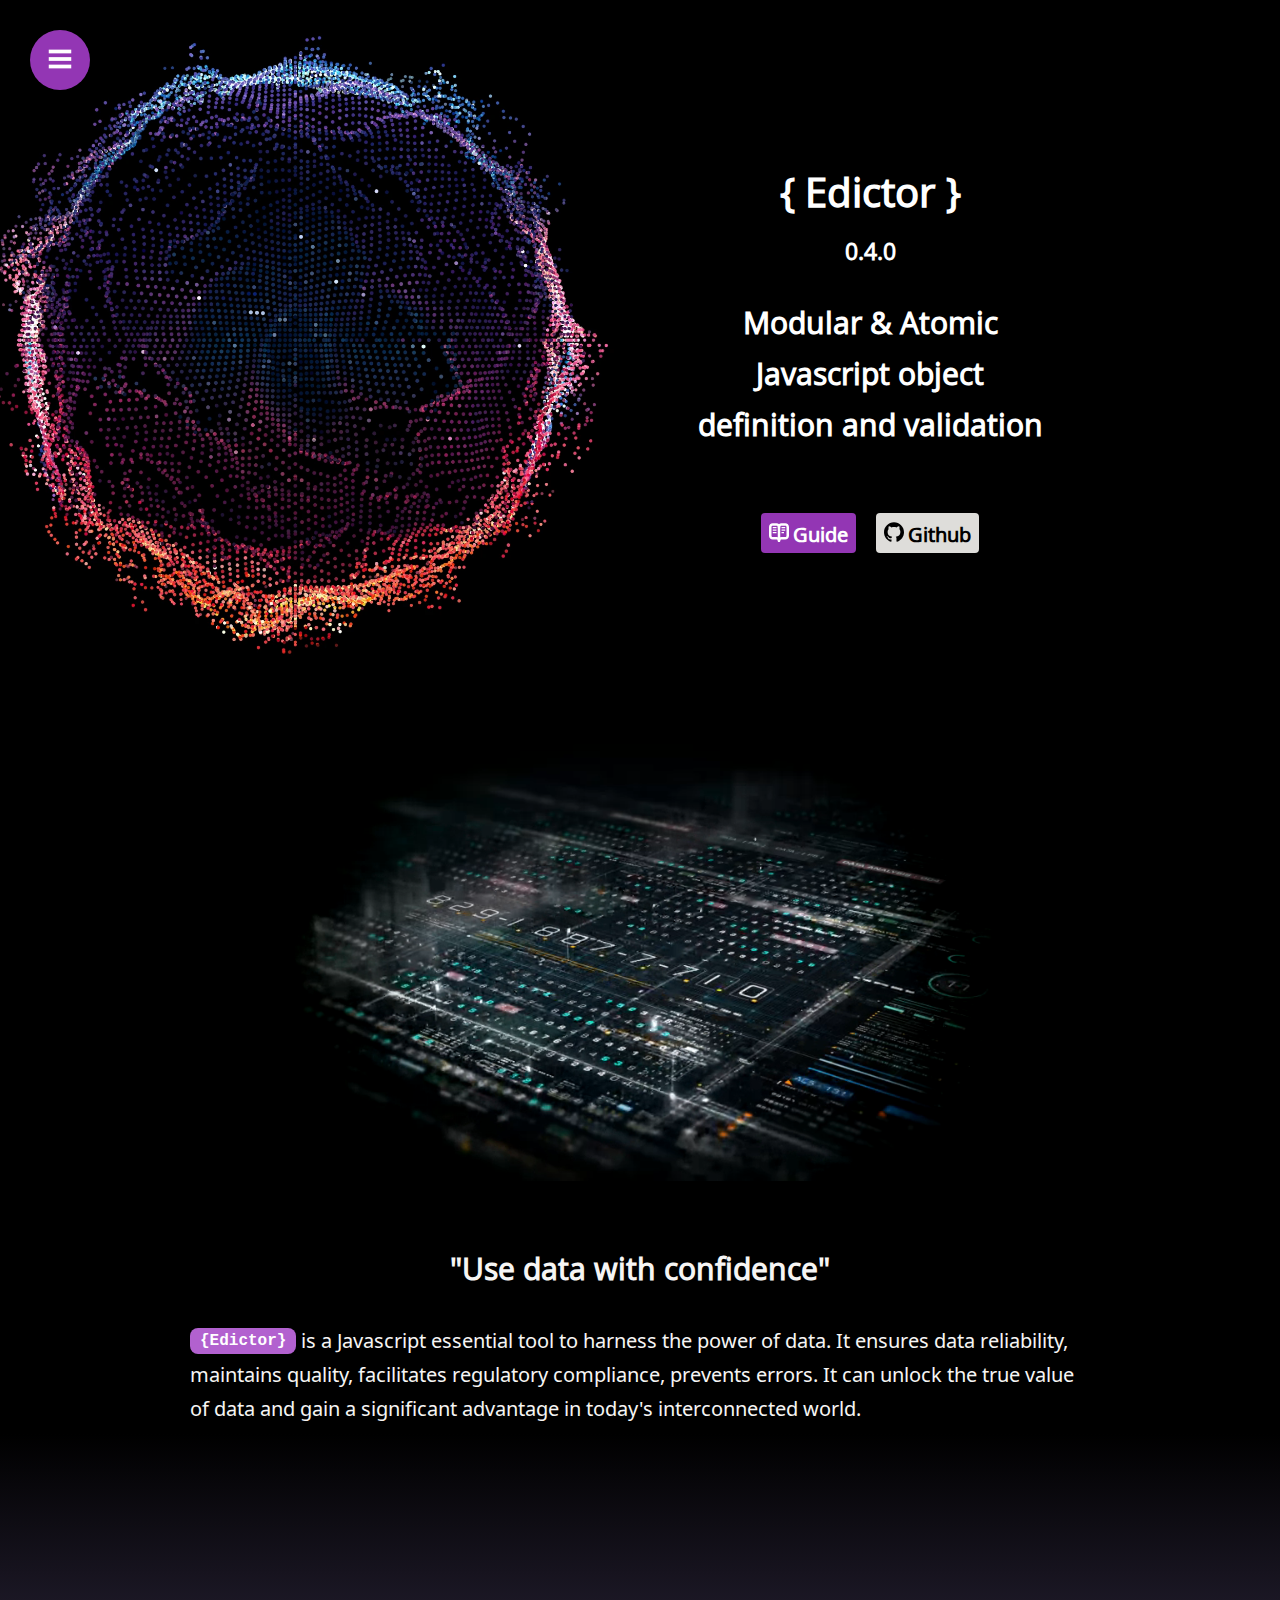
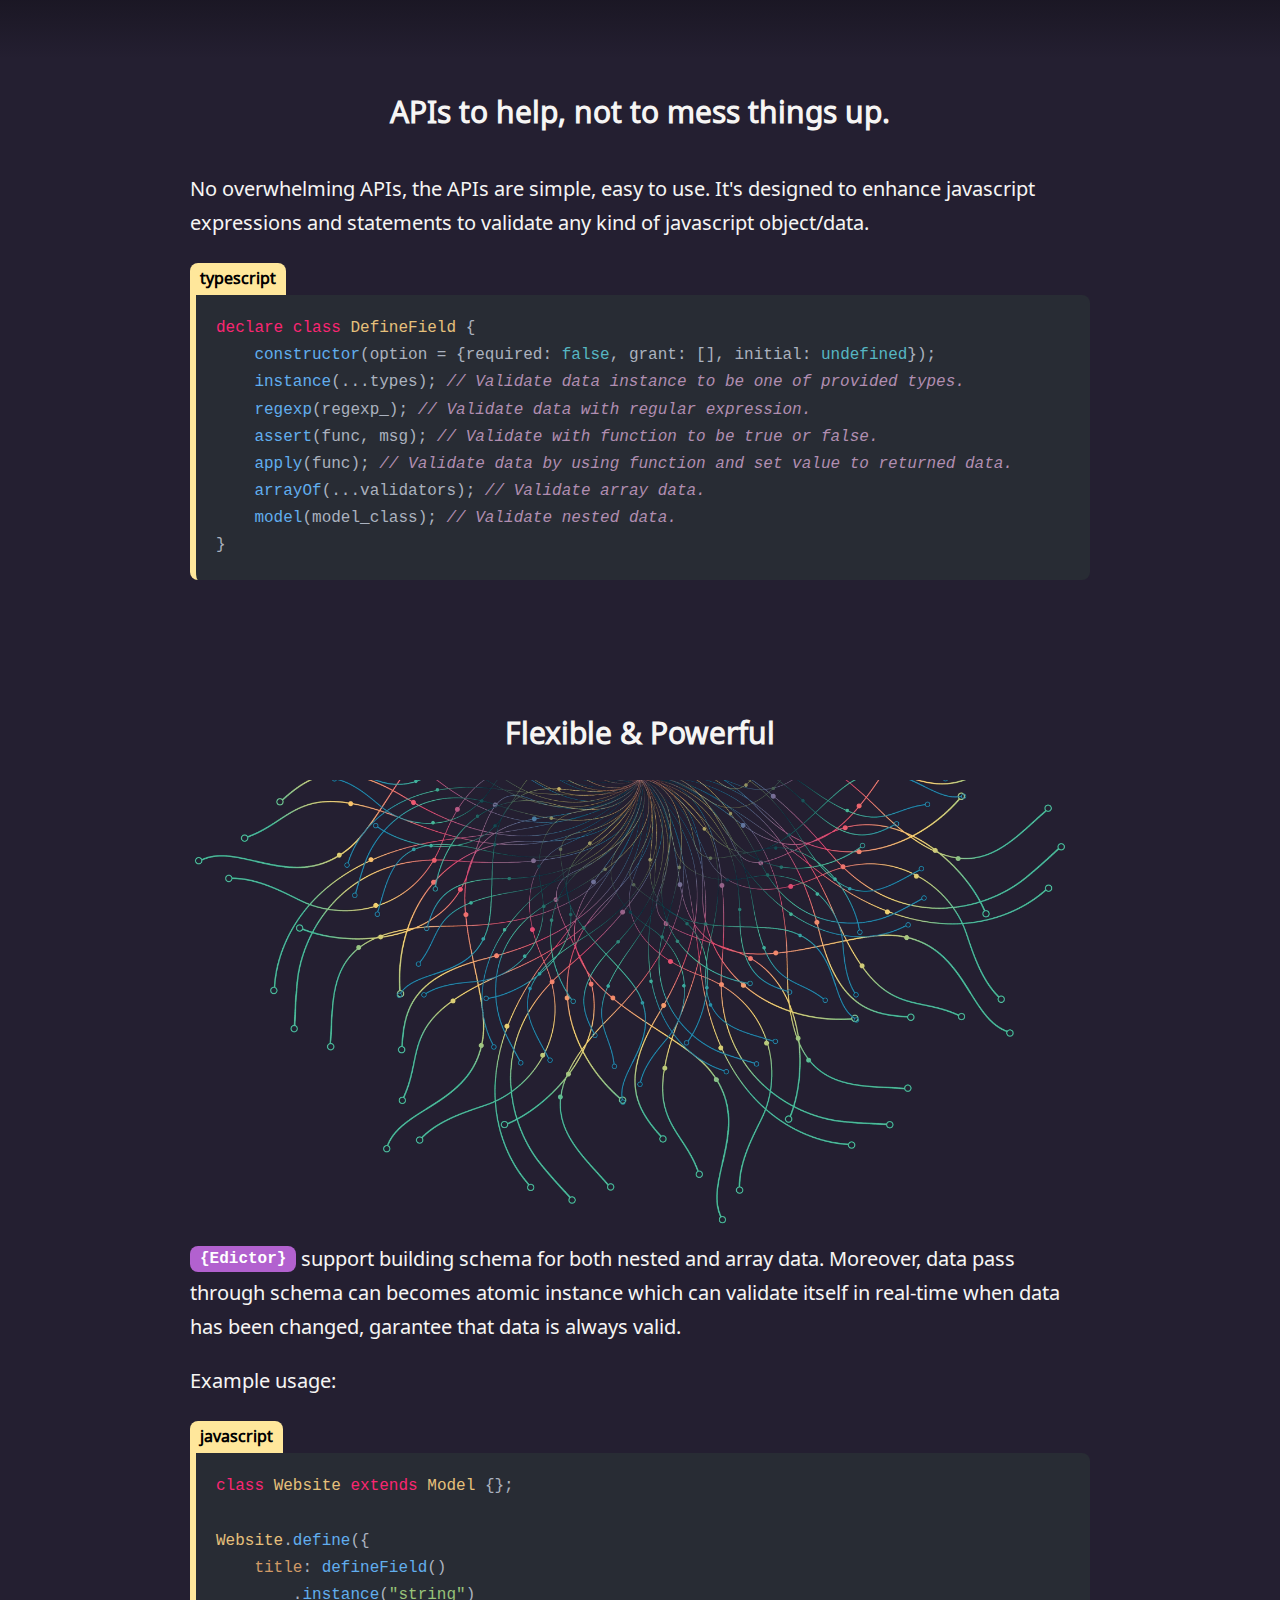
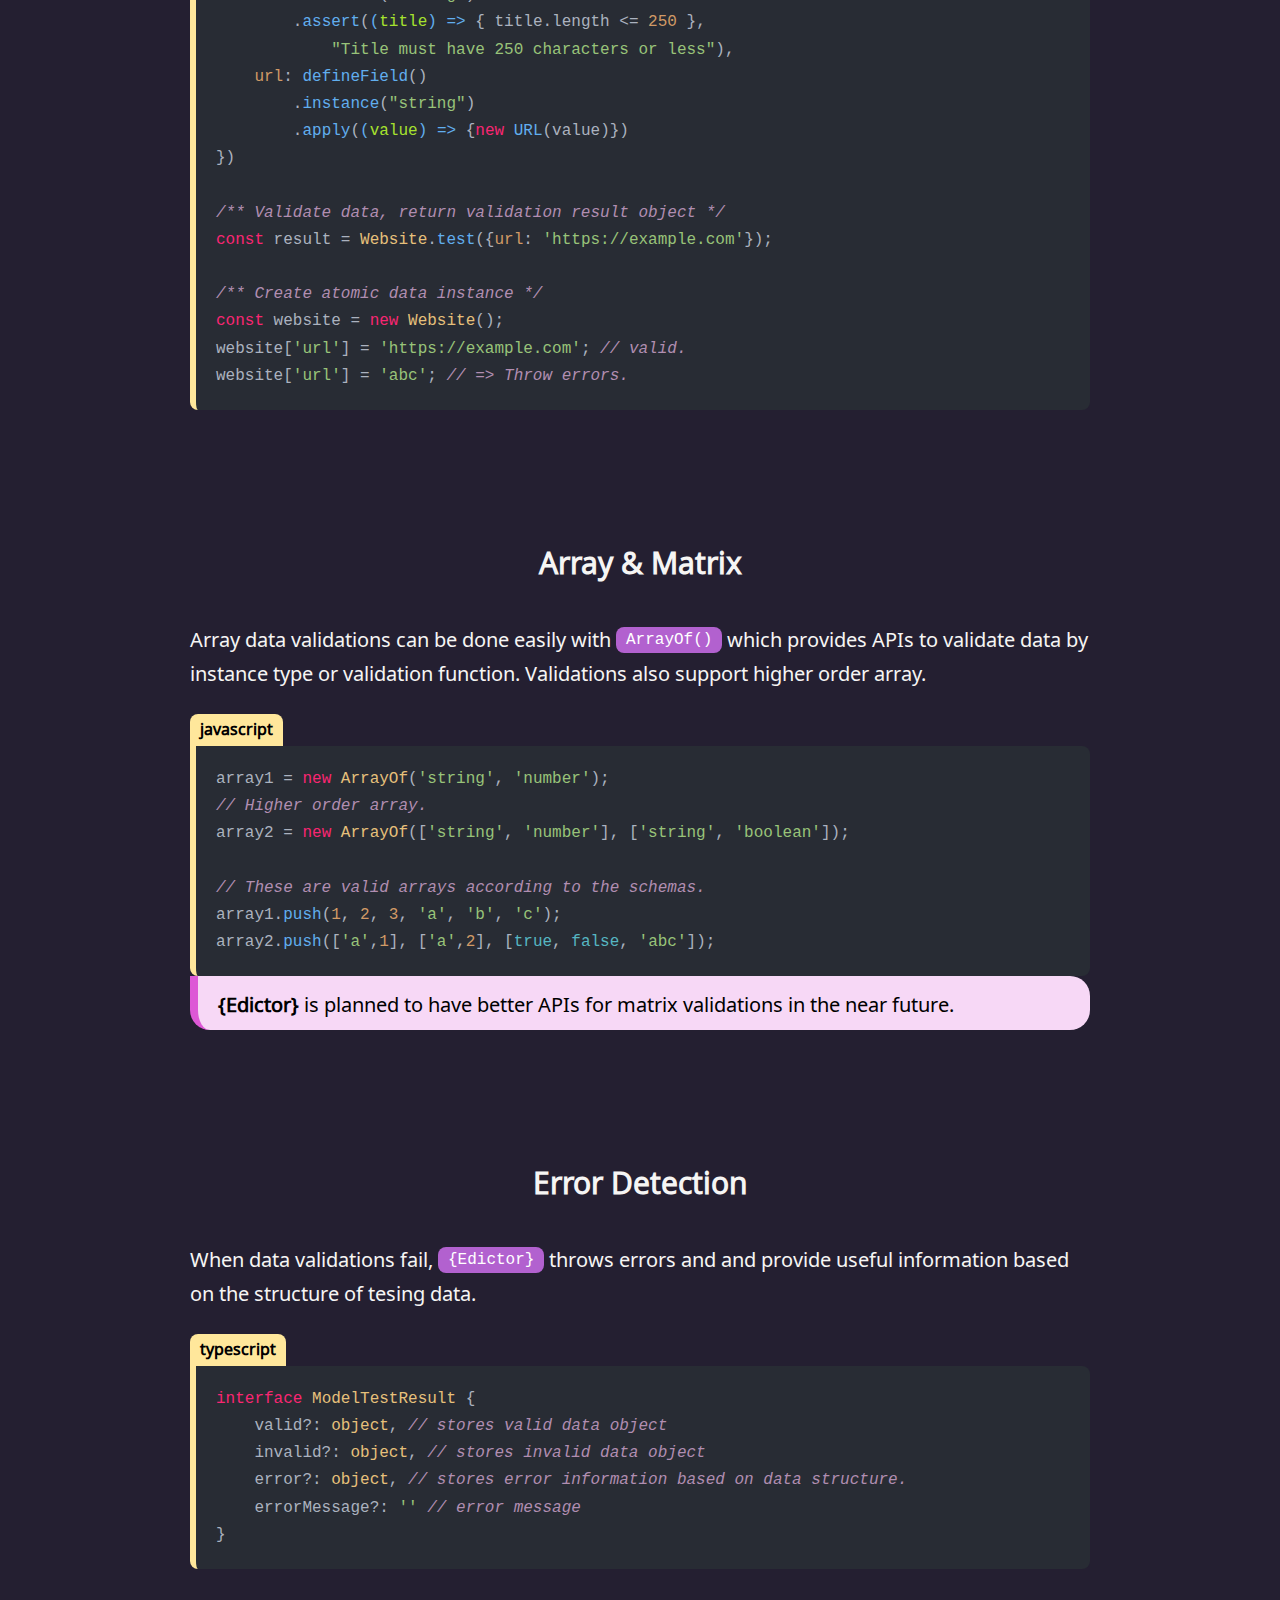
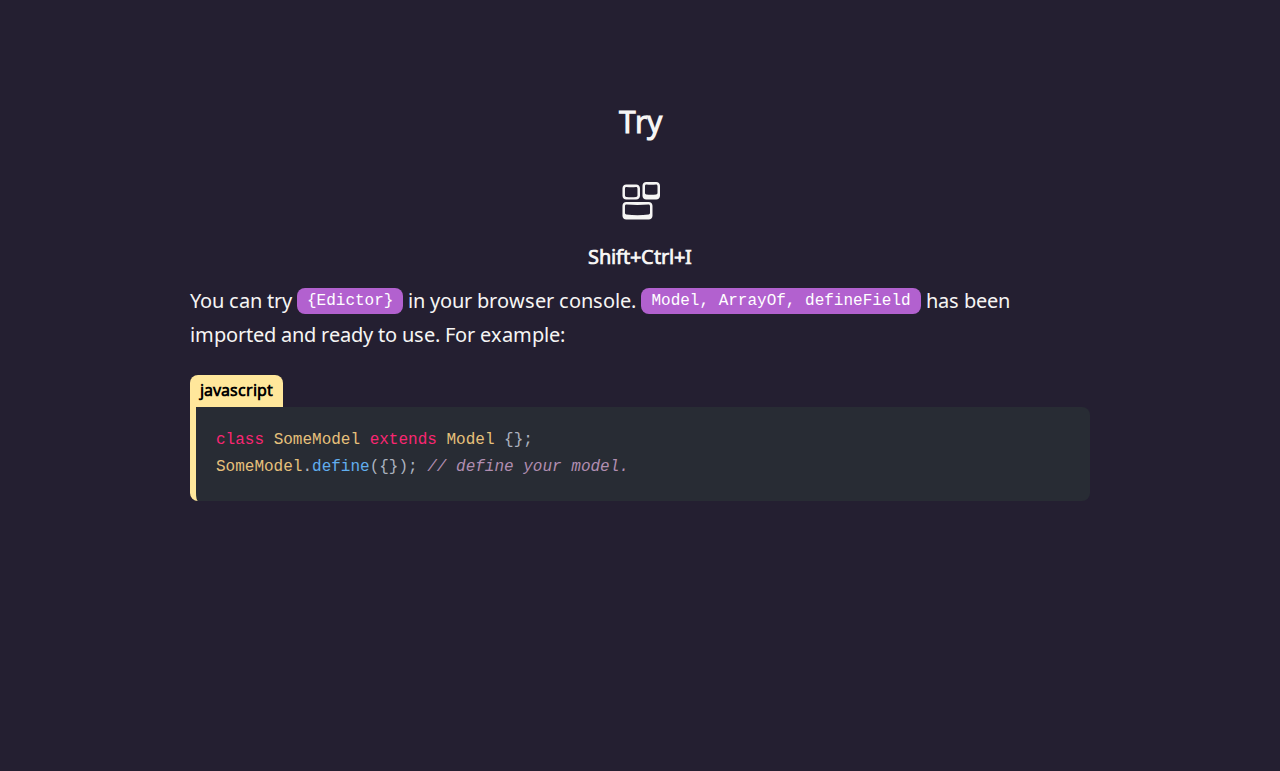
<file: docs/index.html>
<!DOCTYPE html>

<html lang="en">
<head>
<meta charset="UTF-8">
<meta http-equiv="X-UA-Compatible" content="IE=edge">
<meta name="viewport" content="width=device-width, initial-scale=1.0">

<title>Edictor</title>

<link rel="stylesheet" href="base.css?v=10">
<script defer src="base.js?v=10"></script>

<script defer src="index.js?v=10"></script>

</head>
<!-- Google tag (gtag.js) -->
<script async src="https://www.googletagmanager.com/gtag/js?id=G-3E2F6VT0Y0"></script>
<script>
  window.dataLayer = window.dataLayer || [];
  function gtag(){dataLayer.push(arguments);}
  gtag('js', new Date());

  gtag('config', 'G-3E2F6VT0Y0');
</script>
<body>

<script defer src="include/sidebar/sidebar.js?v=10"></script>
<el-sidebar showAt="1230px">
    <div el="content">
        <div el="header">
            <div class="flex flex-center width-100">
                <a href=""><h2 class="width: 100%">{ Edictor }</h2></a>
            </div>
            <a href="guide/"><el-icon name="open-book"></el-icon></a>
        </div>
        <el-sidebar-menu class="flat"><ul>
            <li>
                <a href="guide/#installation">Installation</a>
            </li>
            <li>
                <a href="guide/#import">Import</a>
                <ul>
                    <li><a href="guide/#import.browser">Browser</a></li>
                    <li><a href="guide/#import.node">Node</a></li>
                </ul>
            </li>
            <li>
                <a href="guide/#define">Define Models</a>
            </li>
            <li>
                <a href="guide/#usage-examples">Usage Examples</a>
            </li>
            <li>
                <a href="guide/#schema-validation">Schema Validation</a>
                <ul>
                    <li><a href="guide/#validation.1-schema-test">1. Schema Test</a></li>
                    <li><a href="guide/#validation.2-schema-partial-test">2. Schema Partial Test</a></li>
                    <li><a href="guide/#validation.3-schema-validation">3. Schema Validation</a></li>
                </ul>
            </li>
            <li>
                <a href="guide/#atomic-instance">Atomic Instance</a>
                <ul>
                    <li><a href="guide/#atomic-instance.retrieve-data">Retrieve Data</a></li>
                    <li><a href="guide/#atomic-instance.retrieve-json">Retreive JSON</a></li>
                    <li><a href="guide/#atomic-instance.atomic-update">Atomic Update</a></li>
                </ul>
            </li>
        </ul></el-sidebar-menu>
    </div>
    <div el="overlay">
    <!-- Overlay when show sidebar -->
    </div>
</el-sidebar>
<el-sidebar-button><el-icon name="menu"></el-icon></el-sidebar-button>
<div id="header" class="view flex">
    <div class="container flex flex-center" style="max-width: 1200px;">
        <div class="flex" el="left">
            <img src="ring.webp?v=10">
        </div>
        <div class="flex" el="right">
            <h1 class="width-100">{ Edictor }</h1>
            <h3 class="width-100">0.4.0</h3>
            <h2 class="width-100">
                Modular & Atomic<br>
                Javascript object<br>
                definition and validation
            </h2>
            <div class="flex flex-center width-100">
                <button el="guide" onclick="window.sidebar.show();">
                    <el-icon name="open-book"></el-icon>
                    Guide
                </button>
                <a class="button" href="https://github.com/nitipit/edictor">
                    <button class="gray">
                        <el-icon name="github"></el-icon>
                        Github
                    </button>
                </a>
            </div>
        </div>
    </div>
</div>

<div id="data" class="bg-black">
    <div class="container">
        <video autoplay muted loop>
            <source src="data-dashboard.webm" type="video/webm">
        </video>
        <div class="flex flex-center" style="margin-top: 2rem;">
    <h2>"Use data with confidence"</h2>
</div>
<p><strong><code>{Edictor}</code></strong> is a Javascript essential tool to harness the power of data.
It ensures data reliability, maintains quality,
facilitates regulatory compliance, prevents errors. It can unlock the true value
of data and gain a significant advantage in today's interconnected world.</p>

    </div>
</div>

<div class="black-to-gray" style="height: 50vh;"></div>

<div id="api" class="section">
    <div class="container flex flex-center">
        <div class="block-text">
        <h2 class="width-100" style="text-align: center;">
    APIs to help, not to mess things up.
</h2>
<p>No overwhelming APIs, the APIs are simple, easy to use.
It's designed to enhance javascript expressions and statements
to validate any kind of javascript object/data.</p>
<p><el-title-code>typescript</el-title-code></p>
<pre><code class="language-ts">declare class DefineField {
    constructor(option = {required: false, grant: [], initial: undefined});
    instance(...types); // Validate data instance to be one of provided types.
    regexp(regexp_); // Validate data with regular expression.
    assert(func, msg); // Validate with function to be true or false.
    apply(func); // Validate data by using function and set value to returned data.
    arrayOf(...validators); // Validate array data.
    model(model_class); // Validate nested data.
}
</code></pre>

        </div>
    </div>
</div>

<div id="powerful" class="section" style="padding-top: 5rem;">
    <div class="container flex flex-center">
        <div class="block-text">
        <h2>Flexible &amp; Powerful</h2>
<div class="flex flex-center">
    <img src="data-tree.webp">
</div>
<p><strong><code>{Edictor}</code></strong> support building schema for both nested and array data.
Moreover, data pass through schema can becomes atomic instance
which can validate itself in real-time when data has been changed,
garantee that data is always valid.</p>
<p>Example usage:</p>
<p><el-title-code>javascript</el-title-code></p>
<pre><code class="language-js">class Website extends Model {};

Website.define({
    title: defineField()
        .instance(&quot;string&quot;)
        .assert((title) =&gt; { title.length &lt;= 250 },
            &quot;Title must have 250 characters or less&quot;),
    url: defineField()
        .instance(&quot;string&quot;)
        .apply((value) =&gt; {new URL(value)})
})

/** Validate data, return validation result object */
const result = Website.test({url: 'https://example.com'});

/** Create atomic data instance */
const website = new Website();
website['url'] = 'https://example.com'; // valid.
website['url'] = 'abc'; // =&gt; Throw errors.
</code></pre>

        </div>
    </div>
</div>

<div id="array" class="section" style="padding-top: 5rem;">
    <div class="container flex flex-center">
        <div class="block-text">
        <h2>Array &amp; Matrix</h2>
<p>Array data validations can be done easily with <code>ArrayOf()</code> which provides
APIs to validate data by instance type or validation function.
Validations also support higher order array.</p>
<p><el-title-code>javascript</el-title-code></p>
<pre><code class="language-js">array1 = new ArrayOf('string', 'number');
// Higher order array.
array2 = new ArrayOf(['string', 'number'], ['string', 'boolean']);

// These are valid arrays according to the schemas.
array1.push(1, 2, 3, 'a', 'b', 'c');
array2.push(['a',1], ['a',2], [true, false, 'abc']);
</code></pre>
<blockquote>
<p><strong>{Edictor}</strong> is planned to have better APIs for matrix validations
in the near future.</p>
</blockquote>

        </div>
    </div>
</div>

<div id="error" class="section" style="padding-top: 5rem;">
    <div class="container flex flex-center">
        <div class="block-text">
        <div class="flex flex-center width-100">
<h2>Error Detection</h2>
</div>
<p>When data validations fail, <code>{Edictor}</code> throws errors and and provide
useful information based on the structure of tesing data.</p>
<p><el-title-code>typescript</el-title-code></p>
<pre><code class="language-ts">interface ModelTestResult {
    valid?: object, // stores valid data object
    invalid?: object, // stores invalid data object
    error?: object, // stores error information based on data structure.
    errorMessage?: '' // error message
}
</code></pre>

        </div>
    </div>
</div>

<div id="try" class="section">
    <div class="container flex flex-center" style="padding-top: 5rem;">
        <div class="flex flex-center width-100">
            <h2 style="text-align: center;">Try</h2>
        </div>
        <el-icon name="keyboard-shortcuts" style="font-size: 2em;"></el-icon>
        <strong class="width-100">Shift+Ctrl+I</strong>
        <p>You can try <code>{Edictor}</code> in your browser console. <code>Model, ArrayOf, defineField</code>
has been imported and ready to use. For example:</p>
<p><el-title-code>javascript</el-title-code></p>
<pre><code class="language-js">class SomeModel extends Model {};
SomeModel.define({}); // define your model.
</code></pre>

    </div>
</div>


<div style="min-height: 30vh;"></div>

</body>
</html>
</file>
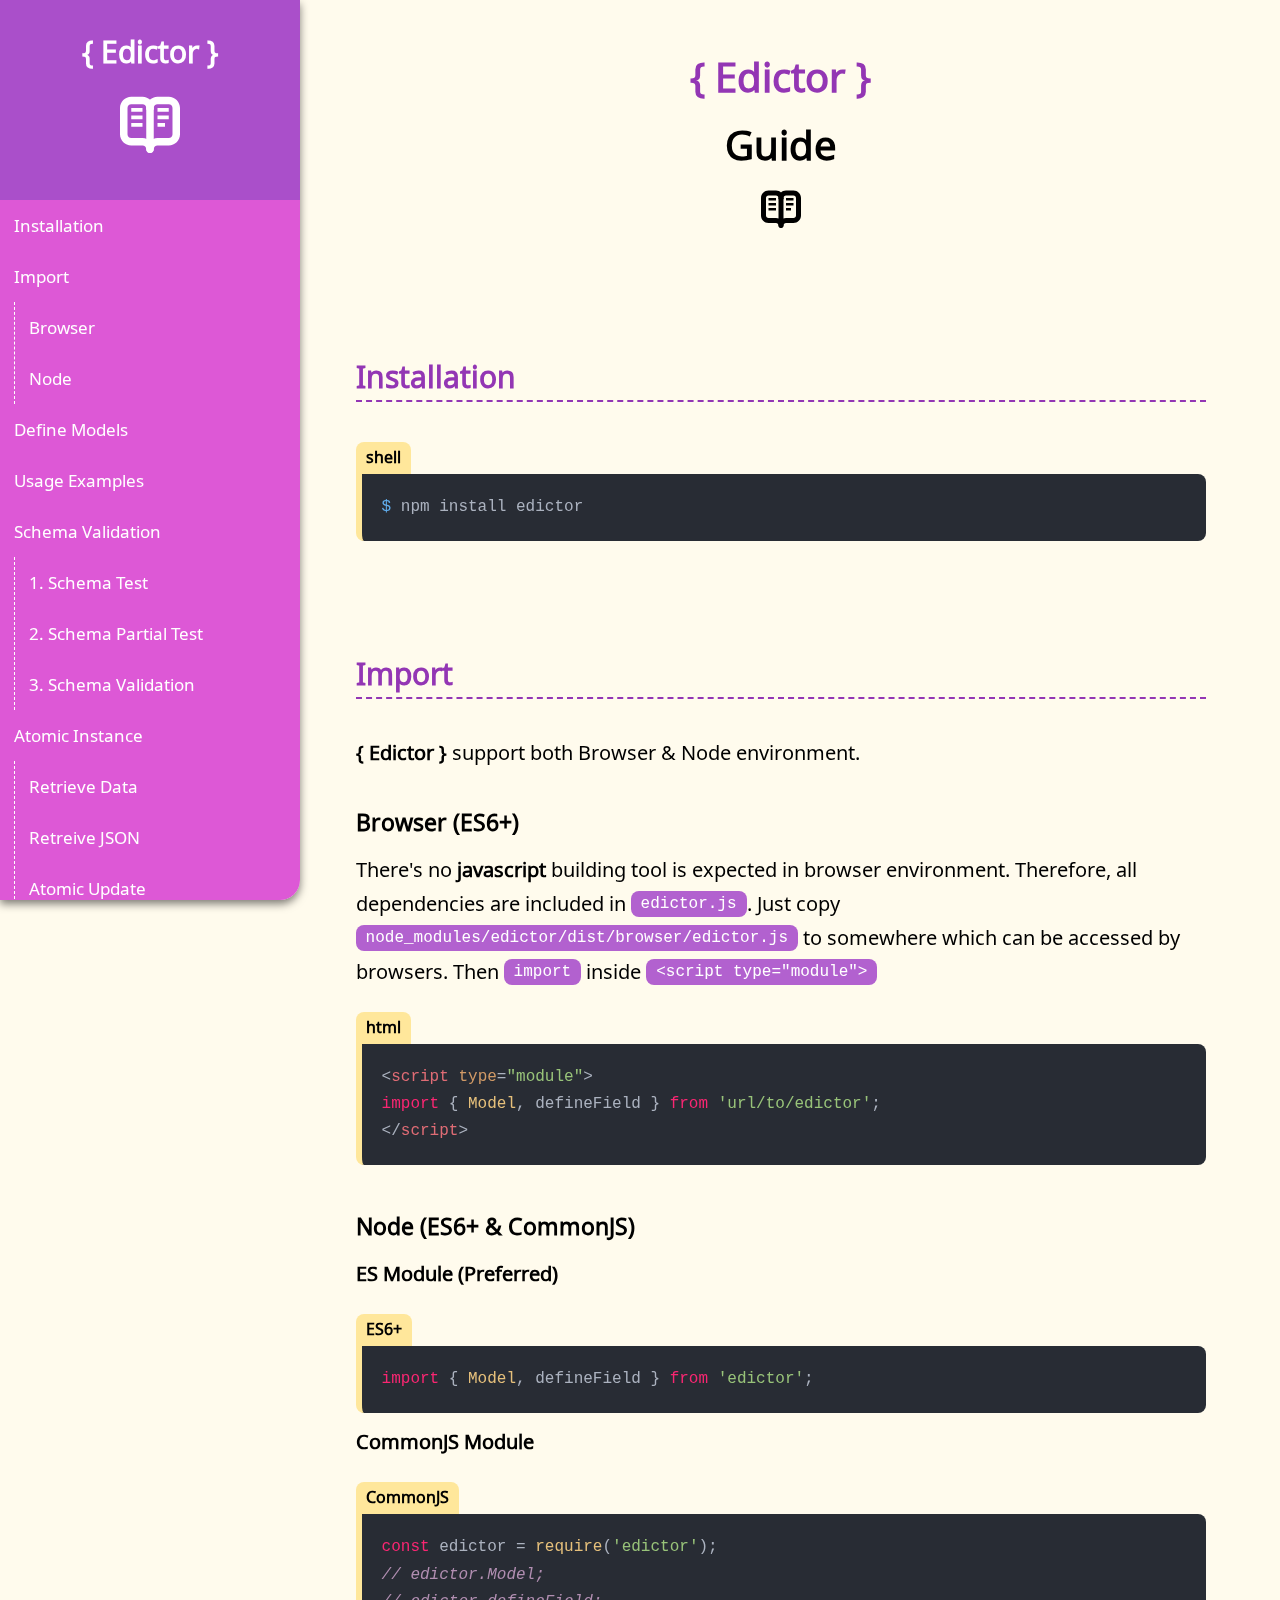
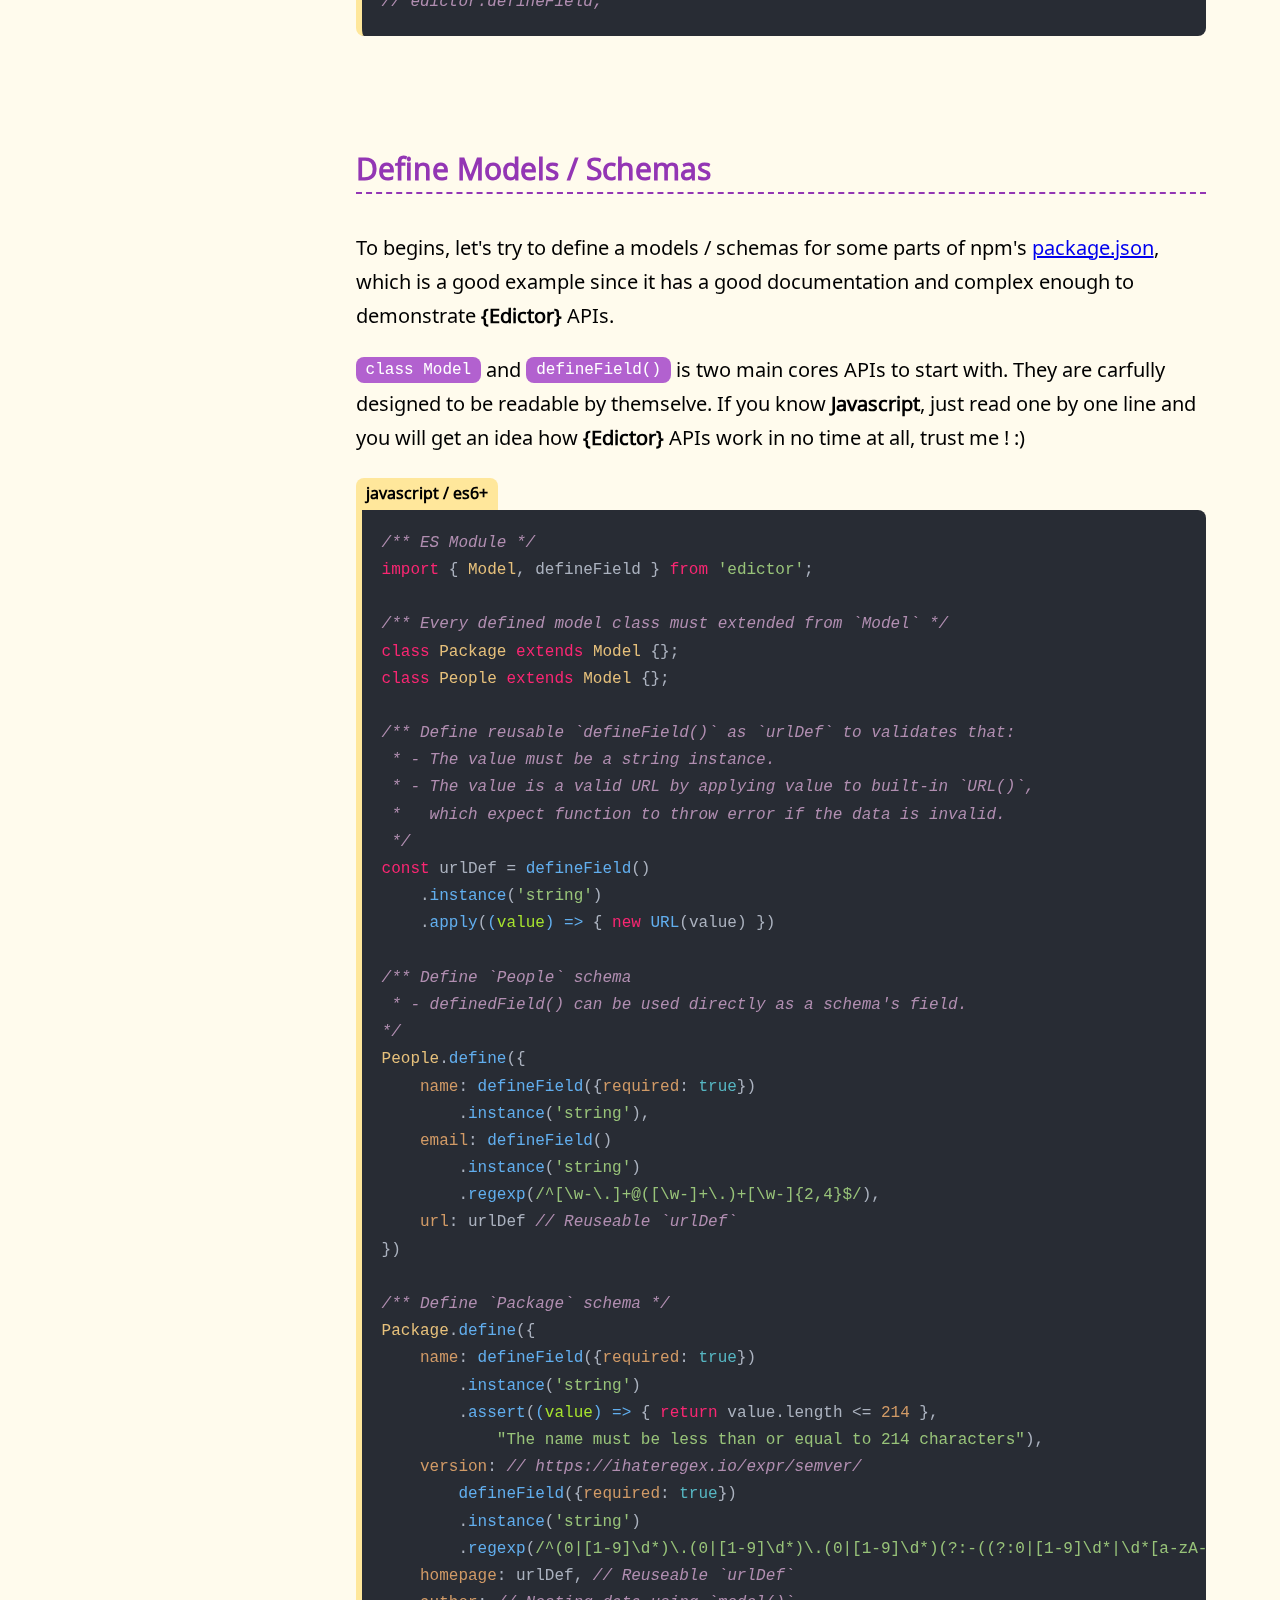
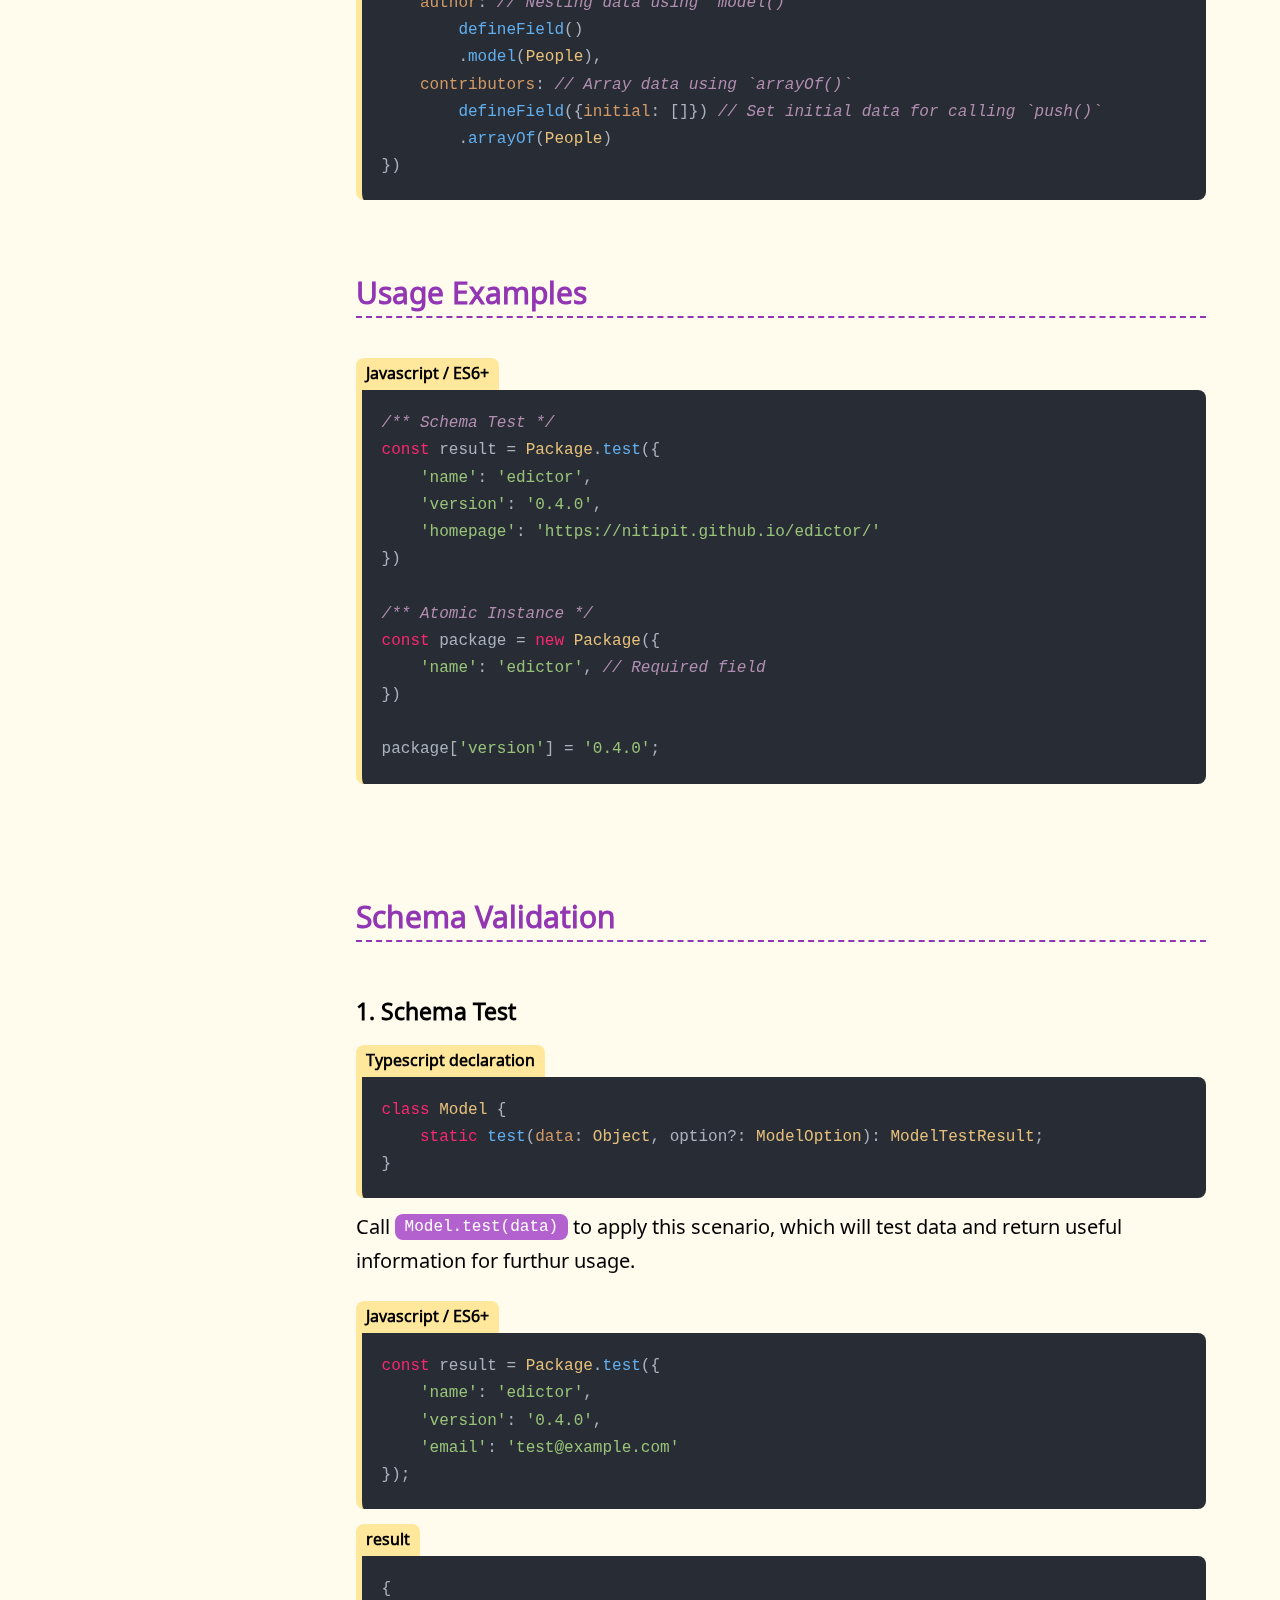
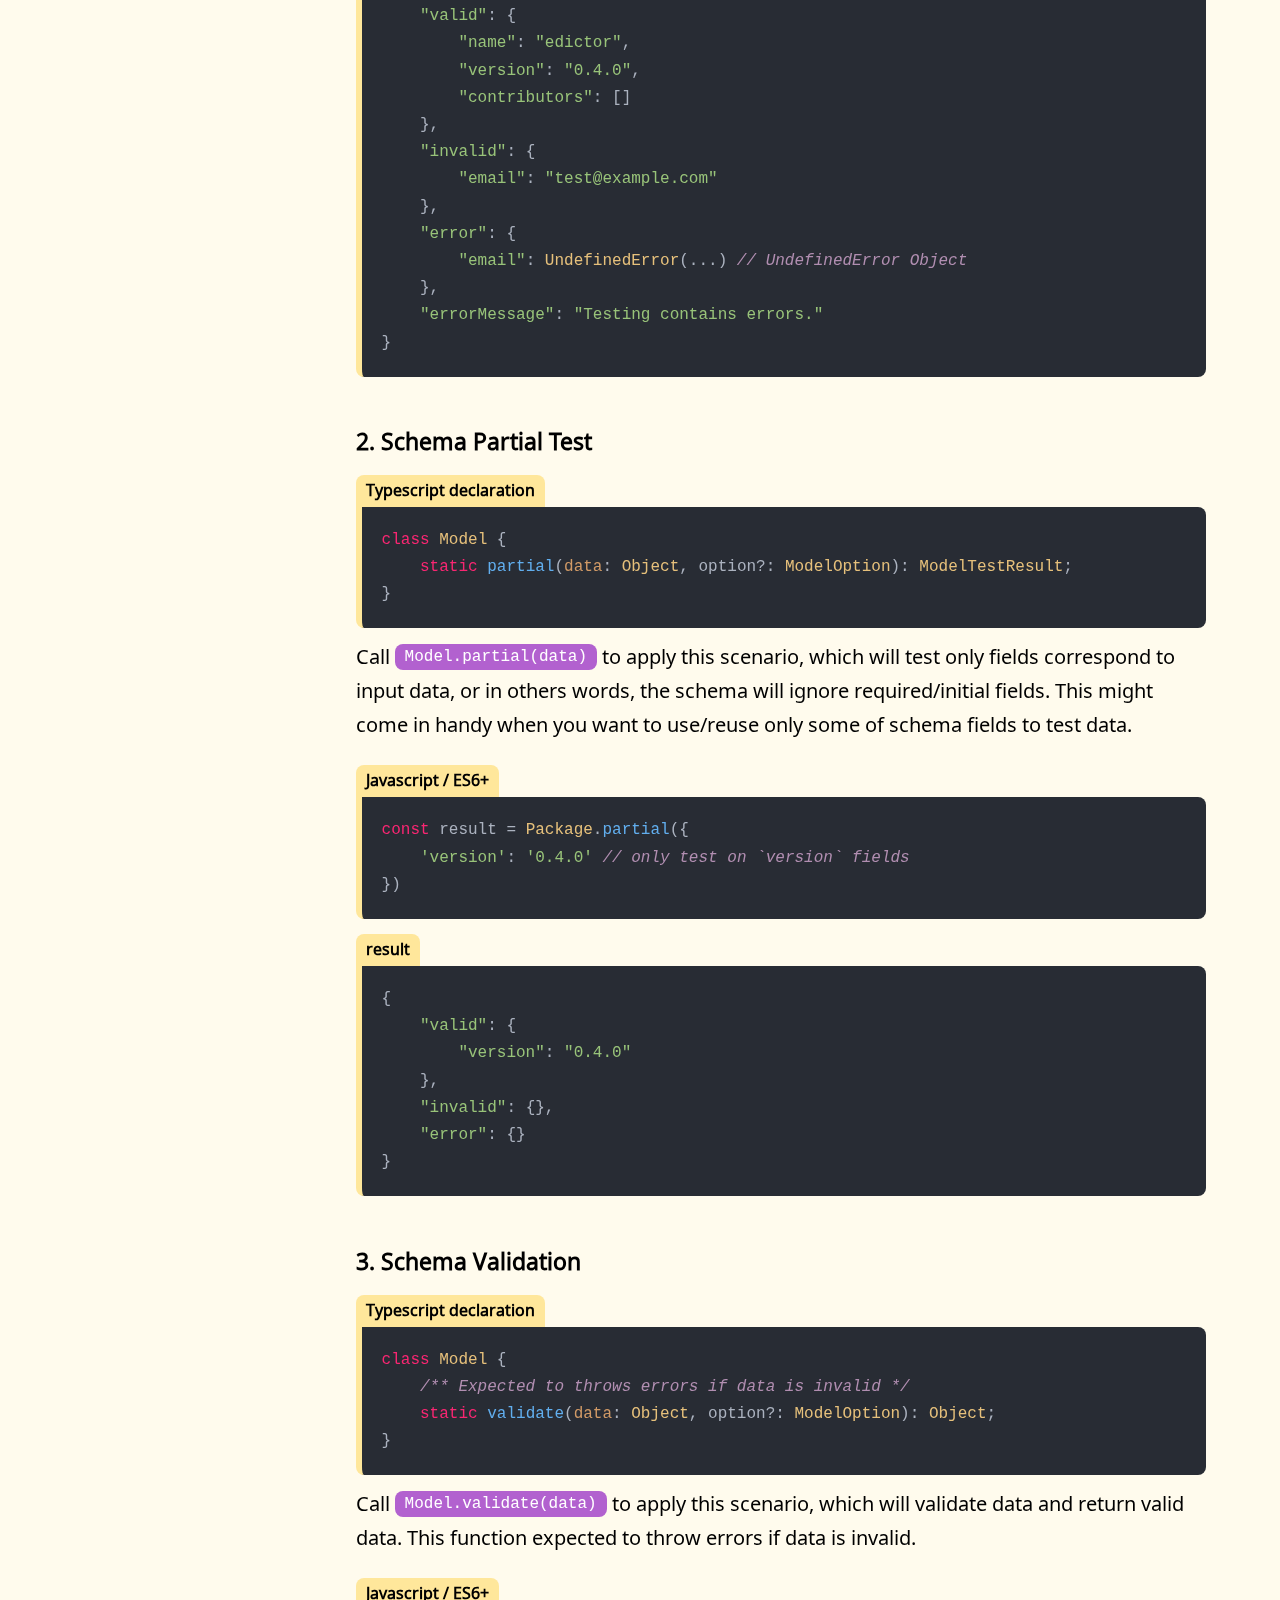
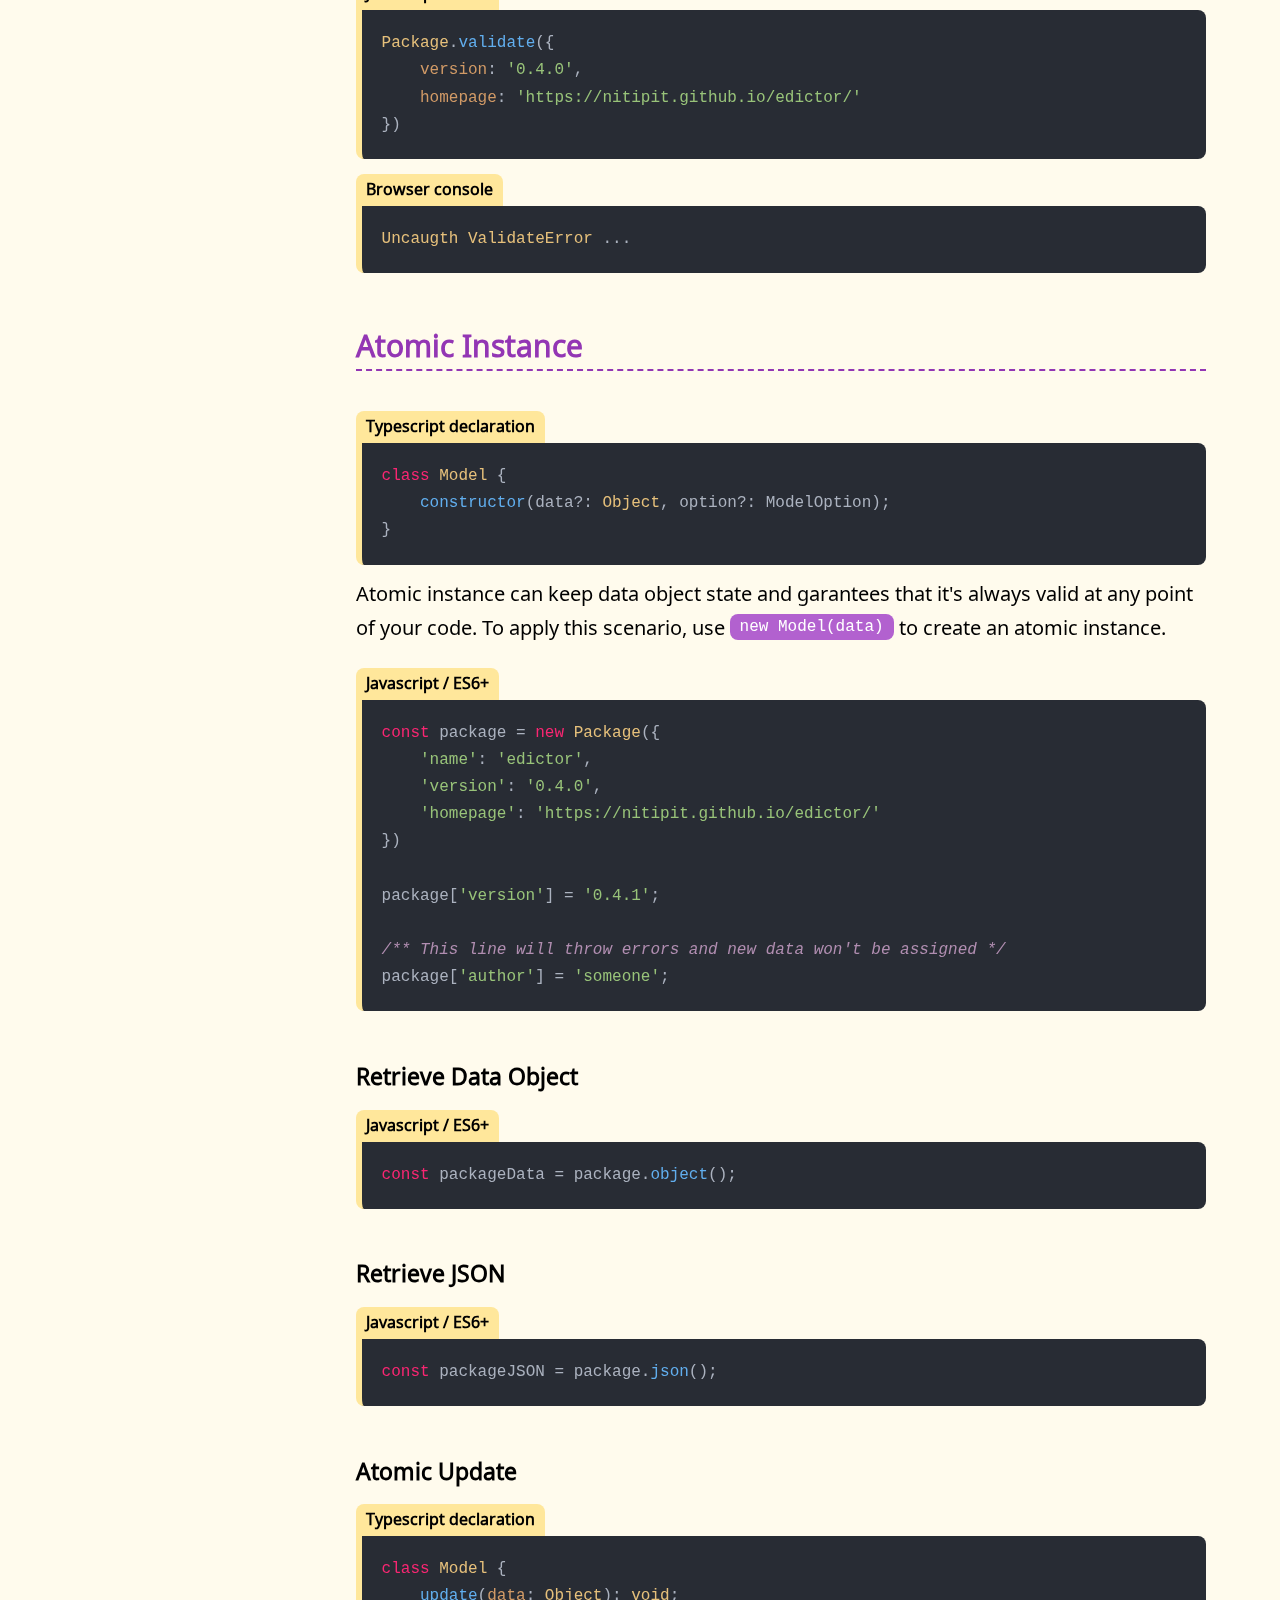
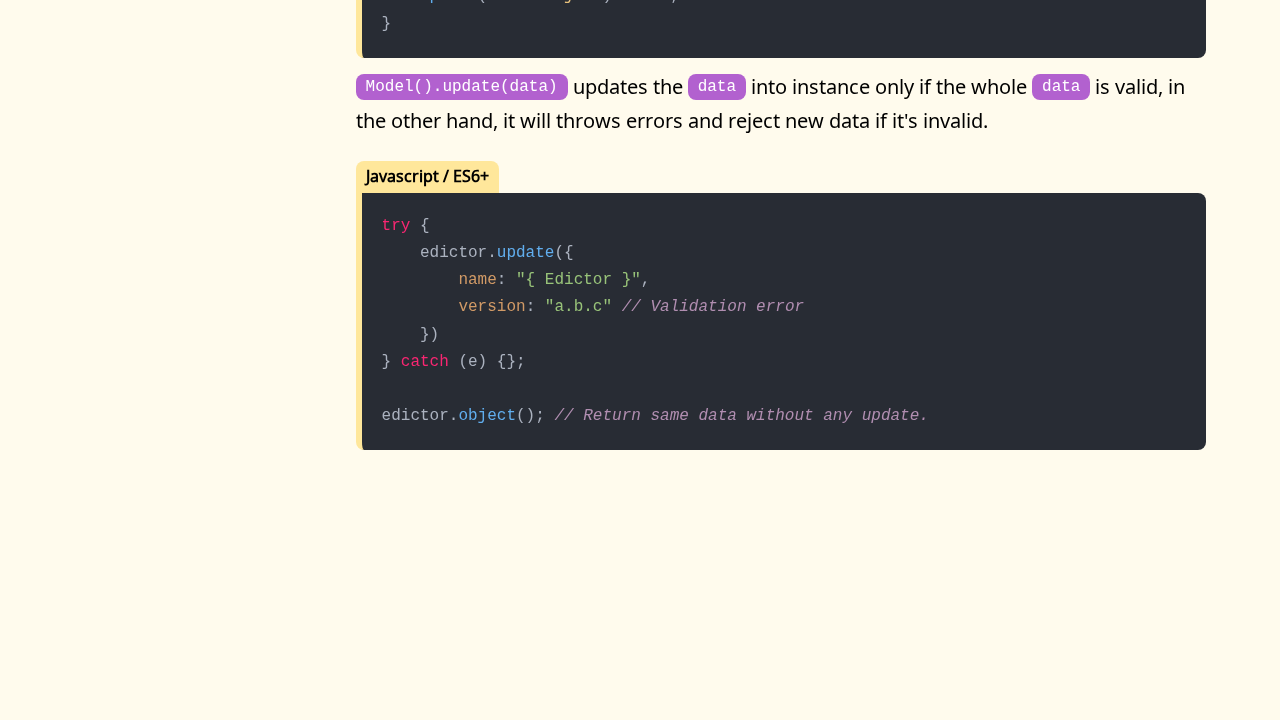
<file: docs/guide/index.html>
<!DOCTYPE html>

<html lang="en">
<head>
<meta charset="UTF-8">
<meta http-equiv="X-UA-Compatible" content="IE=edge">
<meta name="viewport" content="width=device-width, initial-scale=1.0">

<title>Edictor</title>

<link rel="stylesheet" href="../base.css?v=10">
<script defer src="../base.js?v=10"></script>

<script defer src="index.js?v=10"></script>

</head>
<!-- Google tag (gtag.js) -->
<script async src="https://www.googletagmanager.com/gtag/js?id=G-3E2F6VT0Y0"></script>
<script>
  window.dataLayer = window.dataLayer || [];
  function gtag(){dataLayer.push(arguments);}
  gtag('js', new Date());

  gtag('config', 'G-3E2F6VT0Y0');
</script>
<body>


<script defer src="../include/sidebar/sidebar.js?v=10"></script>
<el-sidebar showAt="1230px">
    <div el="content">
        <div el="header">
            <div class="flex flex-center width-100">
                <a href="../"><h2 class="width: 100%">{ Edictor }</h2></a>
            </div>
            <a href="../guide/"><el-icon name="open-book"></el-icon></a>
        </div>
        <el-sidebar-menu class="flat"><ul>
            <li>
                <a href="../guide/#installation">Installation</a>
            </li>
            <li>
                <a href="../guide/#import">Import</a>
                <ul>
                    <li><a href="../guide/#import.browser">Browser</a></li>
                    <li><a href="../guide/#import.node">Node</a></li>
                </ul>
            </li>
            <li>
                <a href="../guide/#define">Define Models</a>
            </li>
            <li>
                <a href="../guide/#usage-examples">Usage Examples</a>
            </li>
            <li>
                <a href="../guide/#schema-validation">Schema Validation</a>
                <ul>
                    <li><a href="../guide/#validation.1-schema-test">1. Schema Test</a></li>
                    <li><a href="../guide/#validation.2-schema-partial-test">2. Schema Partial Test</a></li>
                    <li><a href="../guide/#validation.3-schema-validation">3. Schema Validation</a></li>
                </ul>
            </li>
            <li>
                <a href="../guide/#atomic-instance">Atomic Instance</a>
                <ul>
                    <li><a href="../guide/#atomic-instance.retrieve-data">Retrieve Data</a></li>
                    <li><a href="../guide/#atomic-instance.retrieve-json">Retreive JSON</a></li>
                    <li><a href="../guide/#atomic-instance.atomic-update">Atomic Update</a></li>
                </ul>
            </li>
        </ul></el-sidebar-menu>
    </div>
    <div el="overlay">
    <!-- Overlay when show sidebar -->
    </div>
</el-sidebar>
<el-sidebar-button><el-icon name="menu"></el-icon></el-sidebar-button>

<div id="guide" class="container">
    <h1 style="padding-top: 2rem;">
    <a href="{{to_root}}">{ Edictor }</a><br>
    Guide
</h1>
<div class="flex flex-center width-100" style="font-size: 2em;">
<el-icon name="open-book"></el-icon>
</div>

    <div id="installation" class="link-padding-top"></div>
<h2>Installation</h2>
<p><el-title-code>shell</el-title-code></p>
<pre><code class="language-shell">$ npm install edictor
</code></pre>

    <div id="import" class="link-padding-top"></div>
<h2>Import</h2>
<p><strong>{ Edictor }</strong> support both Browser &amp; Node environment.</p>
<div id="import.browser" class="link-padding-top" style="margin-top: -4rem;"></div>
<h3>Browser (ES6+)</h3>
<p>There's no <strong>javascript</strong> building tool is expected in browser environment.
Therefore, all dependencies are included in <code>edictor.js</code>.
Just copy <code>node_modules/edictor/dist/browser/edictor.js</code> to somewhere
which can be accessed by browsers. Then <code>import</code> inside <code>&lt;script type=&quot;module&quot;&gt;</code></p>
<p><el-title-code>html</el-title-code></p>
<pre><code class="language-html">&lt;script type=&quot;module&quot;&gt;
import { Model, defineField } from 'url/to/edictor';
&lt;/script&gt;
</code></pre>
<div id="import.node" class="link-padding-top" style="margin-top: -4rem;"></div>
<h3 style="margin-top: 2rem;">Node (ES6+ & CommonJS)</h3>
<p><strong>ES Module (Preferred)</strong></p>
<p><el-title-code>ES6+</el-title-code></p>
<pre><code class="language-js">import { Model, defineField } from 'edictor';
</code></pre>
<p><strong>CommonJS Module</strong></p>
<p><el-title-code>CommonJS</el-title-code></p>
<pre><code class="language-js">const edictor = require('edictor');
// edictor.Model;
// edictor.defineField; 
</code></pre>

    <div id="define" class="link-padding-top"></div>
<h2>Define Models / Schemas</h2>
<p>To begins, let's try to define a models / schemas for some parts of
npm's <a href="https://docs.npmjs.com/cli/v9/configuring-npm/package-json/" target=_blank>
package.json</a>, which is a good example since it has a good documentation and
complex enough to demonstrate <strong>{Edictor}</strong> APIs.</p>
<p><code>class Model</code> and <code>defineField()</code> is two main cores APIs to start with.
They are carfully designed to be readable by themselve. If you know
<strong>Javascript</strong>, just read one by one line and you will get an idea how
<strong>{Edictor}</strong> APIs work in no time at all, trust me ! :)</p>
<p><el-title-code>javascript / es6+</el-title-code></p>
<pre><code class="language-javascript">/** ES Module */
import { Model, defineField } from 'edictor';

/** Every defined model class must extended from `Model` */
class Package extends Model {};
class People extends Model {};

/** Define reusable `defineField()` as `urlDef` to validates that:
 * - The value must be a string instance.
 * - The value is a valid URL by applying value to built-in `URL()`,
 *   which expect function to throw error if the data is invalid.
 */
const urlDef = defineField()
    .instance('string')
    .apply((value) =&gt; { new URL(value) })

/** Define `People` schema
 * - definedField() can be used directly as a schema's field.
*/
People.define({
    name: defineField({required: true})
        .instance('string'),
    email: defineField()
        .instance('string')
        .regexp(/^[\w-\.]+@([\w-]+\.)+[\w-]{2,4}$/),
    url: urlDef // Reuseable `urlDef`
})

/** Define `Package` schema */
Package.define({
    name: defineField({required: true})
        .instance('string')
        .assert((value) =&gt; { return value.length &lt;= 214 },
            &quot;The name must be less than or equal to 214 characters&quot;),
    version: // https://ihateregex.io/expr/semver/
        defineField({required: true})
        .instance('string')
        .regexp(/^(0|[1-9]\d*)\.(0|[1-9]\d*)\.(0|[1-9]\d*)(?:-((?:0|[1-9]\d*|\d*[a-zA-Z-][0-9a-zA-Z-]*)(?:\.(?:0|[1-9]\d*|\d*[a-zA-Z-][0-9a-zA-Z-]*))*))?(?:\+([0-9a-zA-Z-]+(?:\.[0-9a-zA-Z-]+)*))?$/),
    homepage: urlDef, // Reuseable `urlDef`
    author: // Nesting data using `model()`
        defineField()
        .model(People),
    contributors: // Array data using `arrayOf()`
        defineField({initial: []}) // Set initial data for calling `push()`
        .arrayOf(People)
})
</code></pre>
<div style="margin-top: 1rem;"></div>

    <div id="usage-examples" class="link-padding-top"
    style="margin-top: -3rem;">
<div>
<h2>Usage Examples</h2>
<p><el-title-code>Javascript / ES6+</el-title-code></p>
<pre><code class="language-js">/** Schema Test */
const result = Package.test({
    'name': 'edictor',
    'version': '0.4.0',
    'homepage': 'https://nitipit.github.io/edictor/'
})

/** Atomic Instance */
const package = new Package({
    'name': 'edictor', // Required field
})

package['version'] = '0.4.0';
</code></pre>

    <div id="schema-validation" class="link-padding-top"></div>
<h2>Schema Validation</h2>
<div id="validation.1-schema-test" class="link-padding-top"
    style="margin-top: -4rem;">
<div>
<h3>1. Schema Test</h3>
<p><el-title-code>Typescript declaration</el-titile-code></p>
<pre><code class="language-ts">class Model {
    static test(data: Object, option?: ModelOption): ModelTestResult;
}
</code></pre>
<p>Call <code>Model.test(data)</code> to apply this scenario, which will test data
and return useful information for furthur usage.</p>
<p><el-title-code>Javascript / ES6+</el-titile-code></p>
<pre><code class="language-js">const result = Package.test({
    'name': 'edictor',
    'version': '0.4.0',
    'email': 'test@example.com'
});
</code></pre>
<p><el-title-code>result</el-titile-code></p>
<pre><code class="language-js">{
    &quot;valid&quot;: {
        &quot;name&quot;: &quot;edictor&quot;,
        &quot;version&quot;: &quot;0.4.0&quot;,
        &quot;contributors&quot;: []
    },
    &quot;invalid&quot;: {
        &quot;email&quot;: &quot;test@example.com&quot;
    },
    &quot;error&quot;: {
        &quot;email&quot;: UndefinedError(...) // UndefinedError Object
    },
    &quot;errorMessage&quot;: &quot;Testing contains errors.&quot;
}
</code></pre>
<div id="validation.2-schema-partial-test" class="link-padding-top"
    style="margin-top: -3rem;">
<div>
<h3>2. Schema Partial Test</h3>
<p><el-title-code>Typescript declaration</el-titile-code></p>
<pre><code class="language-ts">class Model {
    static partial(data: Object, option?: ModelOption): ModelTestResult;
}
</code></pre>
<p>Call <code>Model.partial(data)</code> to apply this scenario, which will test only
fields correspond to input data, or in others words, the schema will ignore
required/initial fields. This might come in handy when you want to use/reuse only
some of schema fields to test data.</p>
<p><el-title-code>Javascript / ES6+</el-titile-code></p>
<pre><code class="language-js">const result = Package.partial({
    'version': '0.4.0' // only test on `version` fields
})
</code></pre>
<p><el-title-code>result</el-titile-code></p>
<pre><code class="language-js">{
    &quot;valid&quot;: {
        &quot;version&quot;: &quot;0.4.0&quot;
    },
    &quot;invalid&quot;: {},
    &quot;error&quot;: {}
}
</code></pre>
<div id="validation.3-schema-validation" class="link-padding-top"
    style="margin-top: -3rem;">
<div>
<h3>3. Schema Validation</h3>
<p><el-title-code>Typescript declaration</el-titile-code></p>
<pre><code class="language-ts">class Model {
    /** Expected to throws errors if data is invalid */
    static validate(data: Object, option?: ModelOption): Object;
}
</code></pre>
<p>Call <code>Model.validate(data)</code> to apply this scenario, which will validate
data and return valid data. This function expected to throw errors
if data is invalid.</p>
<p><el-title-code>Javascript / ES6+</el-titile-code></p>
<pre><code class="language-js">Package.validate({
    version: '0.4.0',
    homepage: 'https://nitipit.github.io/edictor/'
})
</code></pre>
<p><el-title-code>Browser console</el-title-code></p>
<pre><code class="language-js">Uncaugth ValidateError ...
</code></pre>

    <div id="atomic-instance" class="link-padding-top"
    style="margin-top: -3rem;">
<div>
<h2>Atomic Instance</h2>
<p><el-title-code>Typescript declaration</el-titile-code></p>
<pre><code class="language-ts">class Model {
    constructor(data?: Object, option?: ModelOption);
}
</code></pre>
<p>Atomic instance can keep data object state and garantees that
it's always valid at any point of your code. To apply this scenario,
use <code>new Model(data)</code> to create an atomic instance.</p>
<p><el-title-code>Javascript / ES6+</el-titile-code></p>
<pre><code class="language-js">const package = new Package({
    'name': 'edictor',
    'version': '0.4.0',
    'homepage': 'https://nitipit.github.io/edictor/'
})

package['version'] = '0.4.1';

/** This line will throw errors and new data won't be assigned */
package['author'] = 'someone';
</code></pre>
<div id="atomic-instance.retrieve-data" class="link-padding-top"
    style="margin-top: -3rem;">
<div>
<h3>Retrieve Data Object</h3>
<p><el-title-code>Javascript / ES6+</el-titile-code></p>
<pre><code class="language-js">const packageData = package.object();
</code></pre>
<div id="atomic-instance.retrieve-json" class="link-padding-top"
    style="margin-top: -3rem;">
<div>
<h3>Retrieve JSON</h3>
<p><el-title-code>Javascript / ES6+</el-titile-code></p>
<pre><code class="language-js">const packageJSON = package.json();
</code></pre>
<div id="atomic-instance.atomic-update" class="link-padding-top"
    style="margin-top: -3rem;">
<div>
<h3>Atomic Update</h3>
<p><el-title-code>Typescript declaration</el-titile-code></p>
<pre><code class="language-ts">class Model {
    update(data: Object): void;
}
</code></pre>
<p><code>Model().update(data)</code> updates the <code>data</code> into instance
only if the whole <code>data</code> is valid, in the other hand,
it will throws errors and reject new data if it's invalid.</p>
<p><el-title-code>Javascript / ES6+</el-title-code></p>
<pre><code class="language-js">try {
    edictor.update({
        name: &quot;{ Edictor }&quot;,
        version: &quot;a.b.c&quot; // Validation error
    })
} catch (e) {};

edictor.object(); // Return same data without any update.
</code></pre>

</div>


<div style="min-height: 30vh;"></div>

</body>
</html>
</file>
<file: docs/base.css>
pre code.hljs{padding:1em;display:block;overflow-x:auto}code.hljs{padding:3px 5px}.hljs{color:#abb2bf;background:#282c34}.hljs-keyword,.hljs-operator,.hljs-pattern-match{color:#f92672}.hljs-function,.hljs-pattern-match .hljs-constructor{color:#61aeee}.hljs-function .hljs-params{color:#a6e22e}.hljs-function .hljs-params .hljs-typing{color:#fd971f}.hljs-module-access .hljs-module{color:#7e57c2}.hljs-constructor{color:#e2b93d}.hljs-constructor .hljs-string{color:#9ccc65}.hljs-comment,.hljs-quote{color:#b18eb1;font-style:italic}.hljs-doctag,.hljs-formula{color:#c678dd}.hljs-deletion,.hljs-name,.hljs-section,.hljs-selector-tag,.hljs-subst{color:#e06c75}.hljs-literal{color:#56b6c2}.hljs-addition,.hljs-attribute,.hljs-meta .hljs-string,.hljs-regexp,.hljs-string{color:#98c379}.hljs-built_in,.hljs-class .hljs-title,.hljs-title.class_{color:#e6c07b}.hljs-attr,.hljs-number,.hljs-selector-attr,.hljs-selector-class,.hljs-selector-pseudo,.hljs-template-variable,.hljs-type,.hljs-variable{color:#d19a66}.hljs-bullet,.hljs-link,.hljs-meta,.hljs-selector-id,.hljs-symbol,.hljs-title{color:#61aeee}.hljs-emphasis{font-style:italic}.hljs-strong{font-weight:700}.hljs-link{text-decoration:underline}
/*# sourceMappingURL=base.css.map */
</file>
